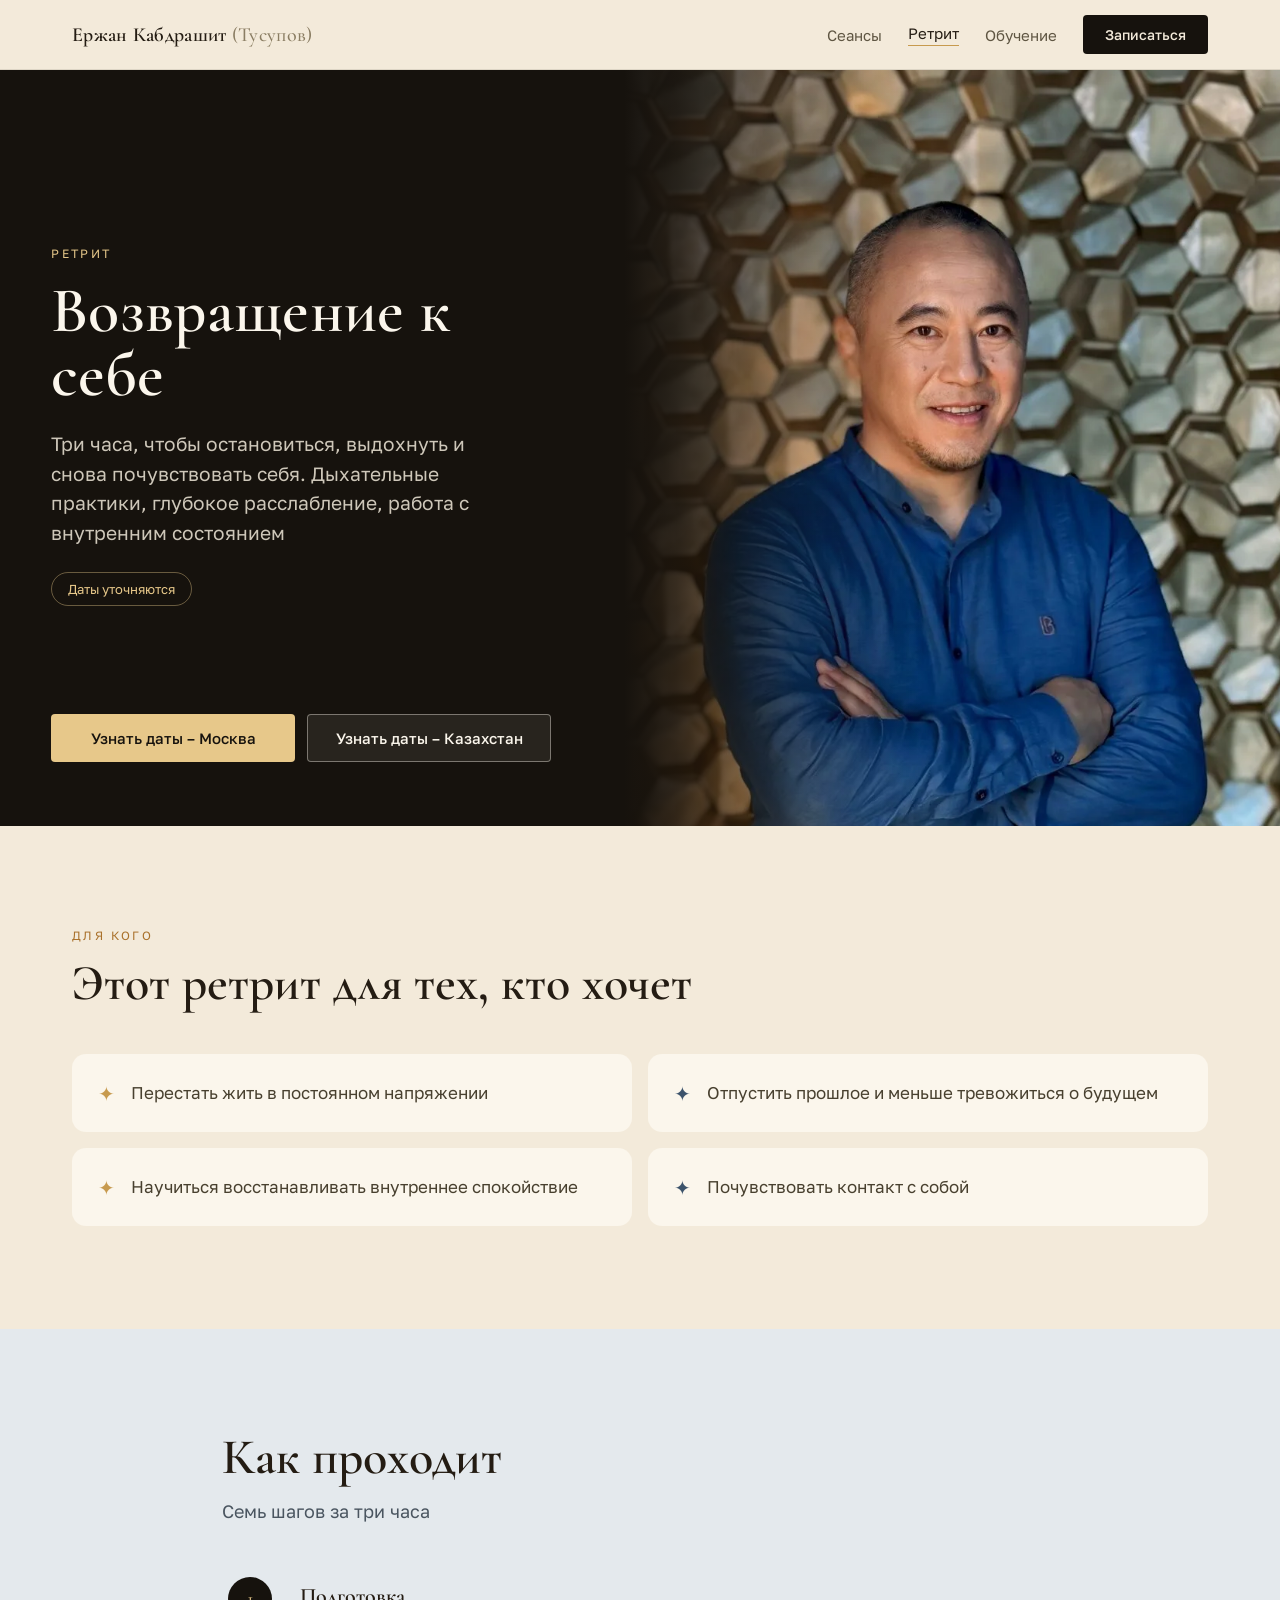
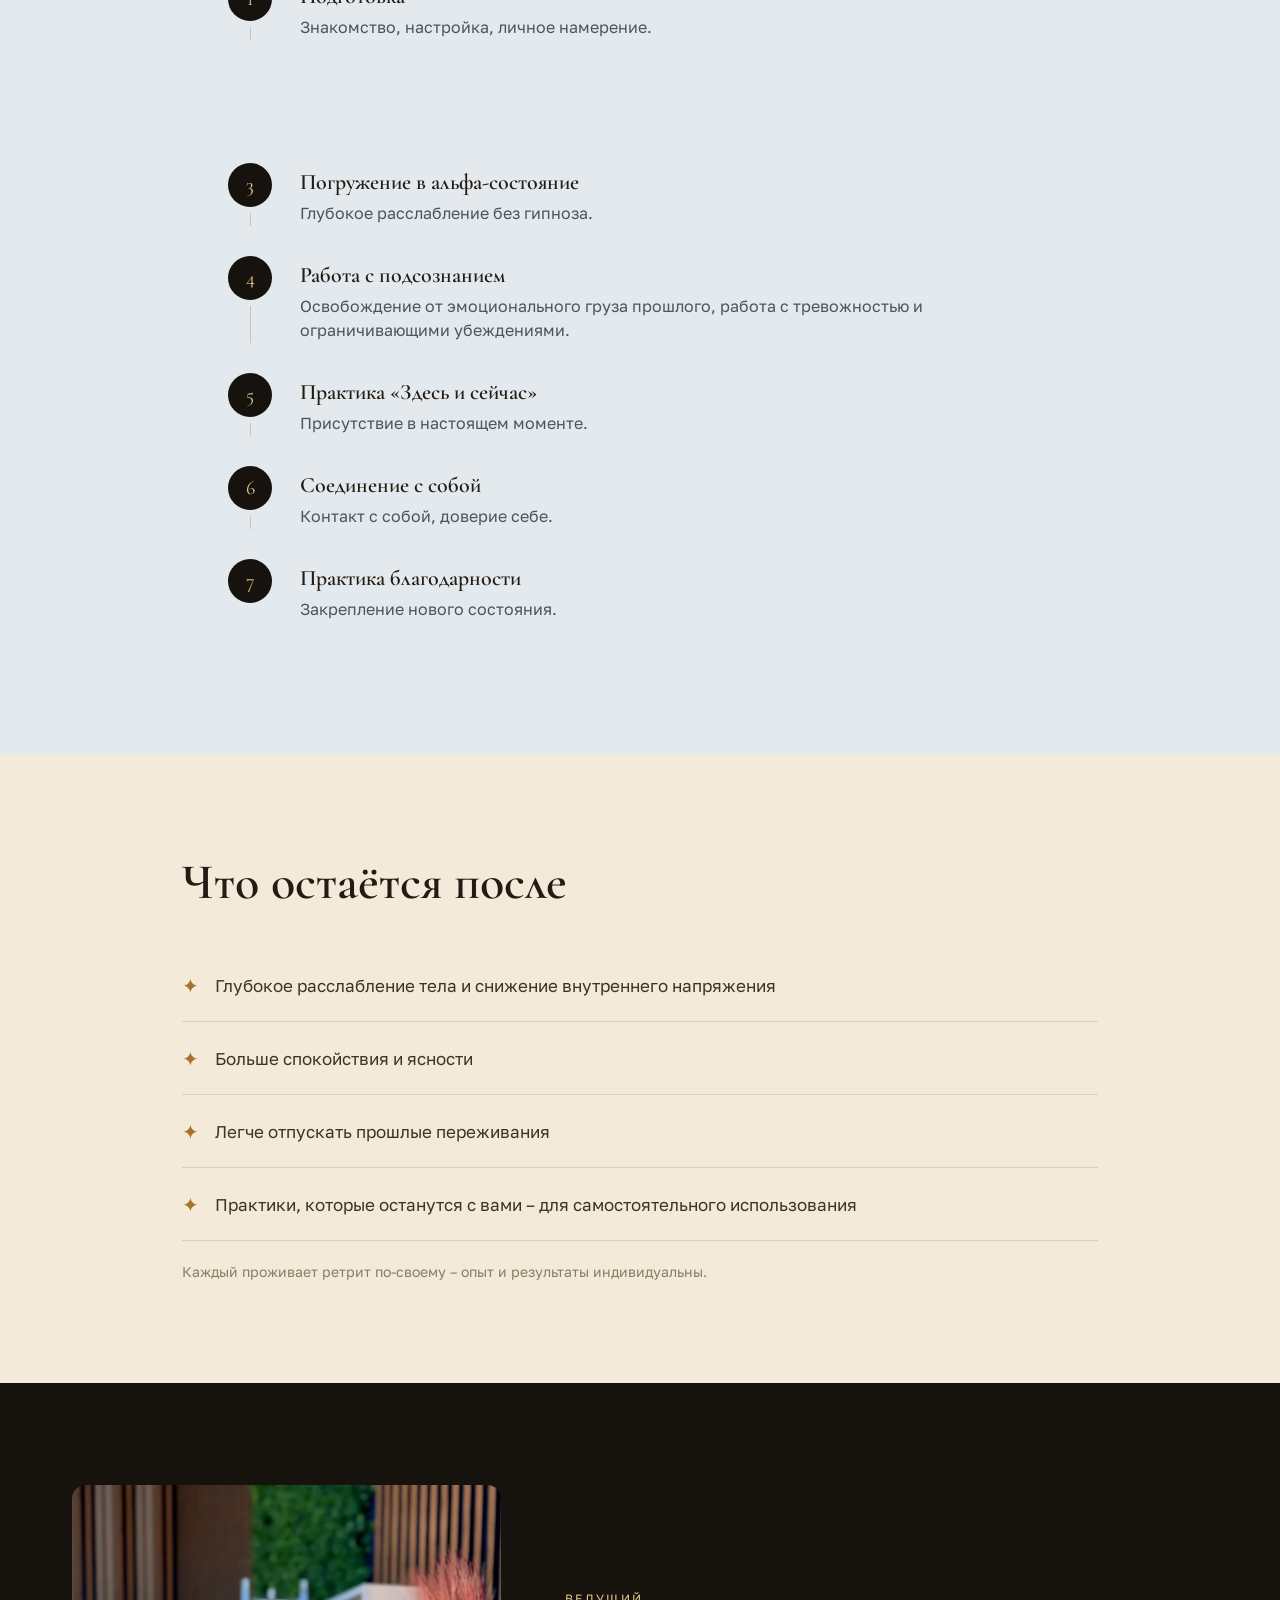
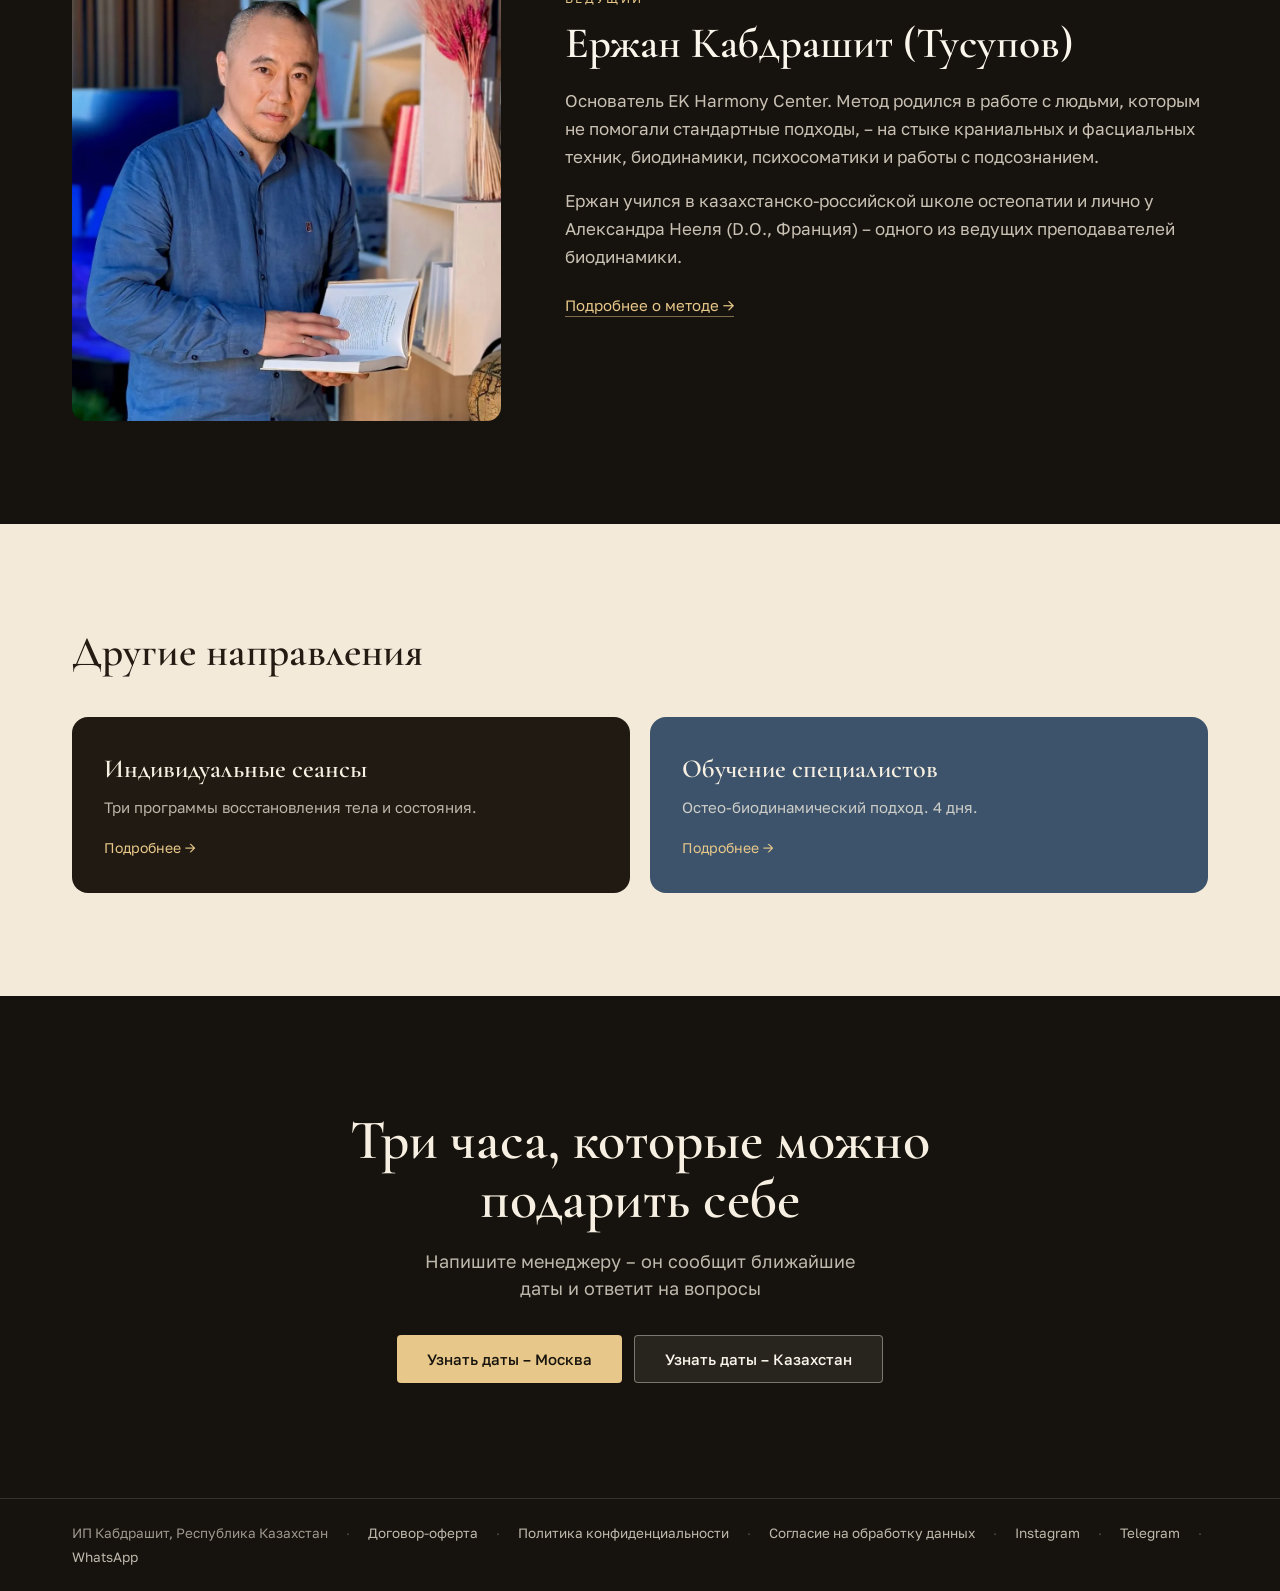
<file: retreat.html>
<!DOCTYPE html>
<html lang="ru">
<head>
<meta charset="utf-8">
<meta name="viewport" content="width=device-width, initial-scale=1">
<title>Ретрит «Возвращение к себе» – Ержан Кабдрашит (Тусупов)</title>
<meta name="description" content="Групповой ретрит на 3 часа: дыхательные практики, глубокое расслабление, работа с внутренним состоянием. Семь шагов с Ержаном Кабдрашитом (Тусуповым).">
<link rel="canonical" href="https://xenaja.github.io/tusupov-method/retreat">
<meta property="og:type" content="website">
<meta property="og:title" content="Ретрит «Возвращение к себе» – Ержан Кабдрашит (Тусупов)">
<meta property="og:description" content="Три часа, чтобы остановиться, выдохнуть и снова почувствовать себя. Дыхательные практики, глубокое расслабление, работа с внутренним состоянием.">
<meta property="og:url" content="https://xenaja.github.io/tusupov-method/retreat">
<meta property="og:image" content="https://xenaja.github.io/tusupov-method/og-retreat.jpg">
<meta property="og:image:width" content="1200">
<meta property="og:image:height" content="630">
<meta property="og:locale" content="ru_RU">
<link rel="icon" href="favicon.svg" type="image/svg+xml">
<link rel="apple-touch-icon" href="apple-touch-icon.png">
<link rel="preconnect" href="https://fonts.googleapis.com">
<link rel="preconnect" href="https://fonts.gstatic.com" crossorigin>
<link href="https://fonts.googleapis.com/css2?family=Golos+Text:wght@400;500;600&family=Cormorant+Garamond:wght@500;600;700&display=swap" rel="stylesheet">
<link rel="stylesheet" href="site.css">
<script type="application/ld+json">
{
  "@context": "https://schema.org",
  "@type": "Event",
  "name": "Ретрит «Возвращение к себе»",
  "description": "Групповой ретрит: 3 часа дыхательных практик, глубокого расслабления и работы с внутренним состоянием.",
  "url": "https://xenaja.github.io/tusupov-method/retreat"
}
</script>
</head>
<body>
<a class="skip-link" href="#main">Перейти к содержимому</a>

<!-- ===== NAV ===== -->
<header class="site-header">
  <nav class="nav" aria-label="Основное меню">
    <a href="./" class="nav-brand">Ержан Кабдрашит <span>(Тусупов)</span></a>
    <div class="nav-links">
      <a href="./" class="link">Сеансы</a>
      <a href="./retreat" class="link current">Ретрит</a>
      <a href="./training" class="link">Обучение</a>
      <a href="#booking" class="nav-cta">Записаться</a>
    </div>
    <button class="burger" id="burger" aria-label="Открыть меню" aria-expanded="false" aria-controls="mobileMenu">
      <svg class="icon-open" width="20" height="20" viewBox="0 0 20 20" aria-hidden="true"><line x1="2" y1="5" x2="18" y2="5" stroke="#241C13" stroke-width="1.6"/><line x1="2" y1="10" x2="18" y2="10" stroke="#241C13" stroke-width="1.6"/><line x1="2" y1="15" x2="18" y2="15" stroke="#241C13" stroke-width="1.6"/></svg>
      <svg class="icon-close" width="20" height="20" viewBox="0 0 20 20" aria-hidden="true"><line x1="3" y1="3" x2="17" y2="17" stroke="#241C13" stroke-width="1.6"/><line x1="17" y1="3" x2="3" y2="17" stroke="#241C13" stroke-width="1.6"/></svg>
    </button>
  </nav>
</header>
<div class="mobile-menu" id="mobileMenu">
  <a href="./" class="link">Сеансы</a>
  <a href="./retreat" class="link current">Ретрит</a>
  <a href="./training" class="link">Обучение</a>
  <a href="#booking" class="nav-cta">Записаться</a>
</div>

<!-- ===== HERO ===== -->
<section class="hero compact" id="top">
  <div class="hero-copy">
    <div class="hero-center">
      <span class="hero-badge">Ретрит</span>
      <h1 class="hero-h1-lg">Возвращение к себе</h1>
      <p class="hero-sub">Три часа, чтобы остановиться, выдохнуть и снова почувствовать себя. Дыхательные практики, глубокое расслабление, работа с внутренним состоянием</p>
      <div class="hero-pill">Даты уточняются</div>
    </div>
    <div class="hero-cta" id="zapis">
      <a class="btn btn-gold" data-tg="retreat_hero_msk" href="#" target="_blank" rel="noopener">Узнать даты – Москва</a>
      <a class="btn btn-outline-dark" data-wa="Добрый день! Меня интересует ретрит Ержана Кабдрашита (Тусупова)" href="#" target="_blank" rel="noopener">Узнать даты – Казахстан</a>
    </div>
  </div>
  <div class="hero-photo">
    <picture>
      <source srcset="photos/video-poster-2.webp" type="image/webp">
      <img src="photos/video-poster-2.jpg" alt="Ержан Кабдрашит (Тусупов)" loading="eager" fetchpriority="high" style="object-position:52% 14%;transform:scale(1.18);transform-origin:55% 18%;">
    </picture>
  </div>
</section>

<main id="main">

<!-- ===== ДЛЯ КОГО ===== -->
<section class="section">
  <div class="eyebrow">Для кого</div>
  <h2 style="font-size:clamp(30px,4vw,50px);line-height:1.06;margin-bottom:clamp(28px,4vw,44px);max-width:640px;">Этот ретрит для тех, кто хочет</h2>
  <div class="tiles-2">
    <div class="tile"><span class="mark" style="color:#C79A4E;">✦</span><div class="tile-text">Перестать жить в постоянном напряжении</div></div>
    <div class="tile"><span class="mark" style="color:#3C536B;">✦</span><div class="tile-text">Отпустить прошлое и меньше тревожиться о будущем</div></div>
    <div class="tile"><span class="mark" style="color:#C79A4E;">✦</span><div class="tile-text">Научиться восстанавливать внутреннее спокойствие</div></div>
    <div class="tile"><span class="mark" style="color:#3C536B;">✦</span><div class="tile-text">Почувствовать контакт с собой</div></div>
  </div>
</section>

<!-- ===== КАК ПРОХОДИТ – ТАЙМЛАЙН ===== -->
<section class="bg-coolgrey">
  <div class="section-tight" style="max-width:900px;margin:0 auto;padding-left:var(--pad);padding-right:var(--pad);">
    <h2 style="font-size:clamp(30px,4vw,50px);line-height:1.06;margin-bottom:14px;">Как проходит</h2>
    <p class="lead" style="color:#4a5560;">Семь шагов за три часа</p>
    <div class="steps">

      <div class="step-row">
        <div class="step-marker-col"><div class="step-circle">1</div><div class="step-line"></div></div>
        <div class="step-body"><div class="step-title">Подготовка</div><div class="step-text">Знакомство, настройка, личное намерение.</div></div>
      </div>
      <div class="step-row">
        <div class="step-marker-col"><div class="step-circle">2</div><div class="step-line"></div></div>
        <div class="step-body"><div class="step-title">Дыхательные практики</div><div class="step-text">Расслабление тела, снятие зажимов.</div></div>
      </div>
      <div class="step-row">
        <div class="step-marker-col"><div class="step-circle">3</div><div class="step-line"></div></div>
        <div class="step-body"><div class="step-title">Погружение в альфа-состояние</div><div class="step-text">Глубокое расслабление без гипноза.</div></div>
      </div>
      <div class="step-row">
        <div class="step-marker-col"><div class="step-circle">4</div><div class="step-line"></div></div>
        <div class="step-body"><div class="step-title">Работа с подсознанием</div><div class="step-text">Освобождение от эмоционального груза прошлого, работа с тревожностью и ограничивающими убеждениями.</div></div>
      </div>
      <div class="step-row">
        <div class="step-marker-col"><div class="step-circle">5</div><div class="step-line"></div></div>
        <div class="step-body"><div class="step-title">Практика «Здесь и сейчас»</div><div class="step-text">Присутствие в настоящем моменте.</div></div>
      </div>
      <div class="step-row">
        <div class="step-marker-col"><div class="step-circle">6</div><div class="step-line"></div></div>
        <div class="step-body"><div class="step-title">Соединение с собой</div><div class="step-text">Контакт с собой, доверие себе.</div></div>
      </div>
      <div class="step-row">
        <div class="step-marker-col"><div class="step-circle">7</div></div>
        <div class="step-body"><div class="step-title">Практика благодарности</div><div class="step-text">Закрепление нового состояния.</div></div>
      </div>

    </div>
  </div>
</section>

<!-- ===== ЧТО ОСТАЁТСЯ ПОСЛЕ ===== -->
<section class="section-narrow">
  <h2 style="font-size:clamp(30px,4vw,50px);line-height:1.06;margin-bottom:clamp(28px,4vw,44px);">Что остаётся после</h2>
  <div class="gains-list">
    <div class="gain-row"><span class="gain-num">✦</span><div class="gain-text">Глубокое расслабление тела и снижение внутреннего напряжения</div></div>
    <div class="gain-row"><span class="gain-num">✦</span><div class="gain-text">Больше спокойствия и ясности</div></div>
    <div class="gain-row"><span class="gain-num">✦</span><div class="gain-text">Легче отпускать прошлые переживания</div></div>
    <div class="gain-row"><span class="gain-num">✦</span><div class="gain-text">Практики, которые останутся с вами – для самостоятельного использования</div></div>
  </div>
  <p class="note-line">Каждый проживает ретрит по-своему – опыт и результаты индивидуальны.</p>
</section>

<!-- ===== ВЕДУЩИЙ ===== -->
<section class="bg-black">
  <div class="section-tight" style="max-width:var(--container);margin:0 auto;padding-left:var(--pad);padding-right:var(--pad);">
    <div class="leader-grid">
      <picture>
        <source srcset="photos/about-founder.webp" type="image/webp">
        <img class="leader-photo" src="photos/about-founder.jpg" alt="Ержан Кабдрашит (Тусупов)" loading="lazy" decoding="async" style="object-position:50% 16%;">
      </picture>
      <div class="leader-text">
        <div class="eyebrow on-dark">Ведущий</div>
        <h2 style="font-size:clamp(28px,3.4vw,44px);line-height:1.08;margin-bottom:20px;color:var(--cream);">Ержан Кабдрашит (Тусупов)</h2>
        <p>Основатель EK Harmony Center. Метод родился в работе с людьми, которым не помогали стандартные подходы, – на стыке краниальных и фасциальных техник, биодинамики, психосоматики и работы с подсознанием.</p>
        <p>Ержан учился в казахстанско-российской школе остеопатии и лично у Александра Нееля (D.O., Франция) – одного из ведущих преподавателей биодинамики.</p>
        <a class="leader-more" href="./">Подробнее о методе →</a>
      </div>
    </div>
  </div>
</section>

<!-- ===== ДРУГИЕ НАПРАВЛЕНИЯ ===== -->
<section class="section">
  <h2 style="font-size:clamp(28px,3.6vw,42px);margin-bottom:clamp(28px,4vw,40px);">Другие направления</h2>
  <div class="other-grid">
    <a class="other-card darkcard" href="./">
      <h3>Индивидуальные сеансы</h3>
      <p>Три программы восстановления тела и состояния.</p>
      <span class="more">Подробнее →</span>
    </a>
    <a class="other-card blue" href="./training">
      <h3>Обучение специалистов</h3>
      <p>Остео-биодинамический подход. 4 дня.</p>
      <span class="more">Подробнее →</span>
    </a>
  </div>
</section>

<!-- ===== ФИНАЛ + ФУТЕР ===== -->
<section class="bg-black" id="booking">
  <div class="final-wrap">
    <h2>Три часа, которые можно подарить себе</h2>
    <p>Напишите менеджеру – он сообщит ближайшие даты и ответит на вопросы</p>
    <div class="final-cta">
      <a class="btn btn-gold" data-tg="retreat_final_msk" href="#" target="_blank" rel="noopener">Узнать даты – Москва</a>
      <a class="btn btn-outline-dark" data-wa="Добрый день! Меня интересует ретрит Ержана Кабдрашита (Тусупова)" href="#" target="_blank" rel="noopener">Узнать даты – Казахстан</a>
    </div>
  </div>
  <footer>
    <div class="footer-in">
      <span>ИП Кабдрашит, Республика Казахстан</span>
      <span class="dot">·</span><a href="./oferta">Договор-оферта</a>
      <span class="dot">·</span><a href="./privacy">Политика конфиденциальности</a>
      <span class="dot">·</span><a href="./consent">Согласие на обработку данных</a>
      <!-- Instagram: заменить # на ссылку аккаунта -->
      <span class="dot">·</span><a href="#" target="_blank" rel="noopener">Instagram</a>
      <!-- Telegram: PLACEHOLDER_BOT заменить на username бота (см. site.js) -->
      <span class="dot">·</span><a data-tg="retreat_footer" href="#" target="_blank" rel="noopener">Telegram</a>
      <span class="dot">·</span><a data-wa="Добрый день!" href="#" target="_blank" rel="noopener">WhatsApp</a>
    </div>
  </footer>
</section>

</main>

<script src="site.js"></script>
</body>
</html>
</file>
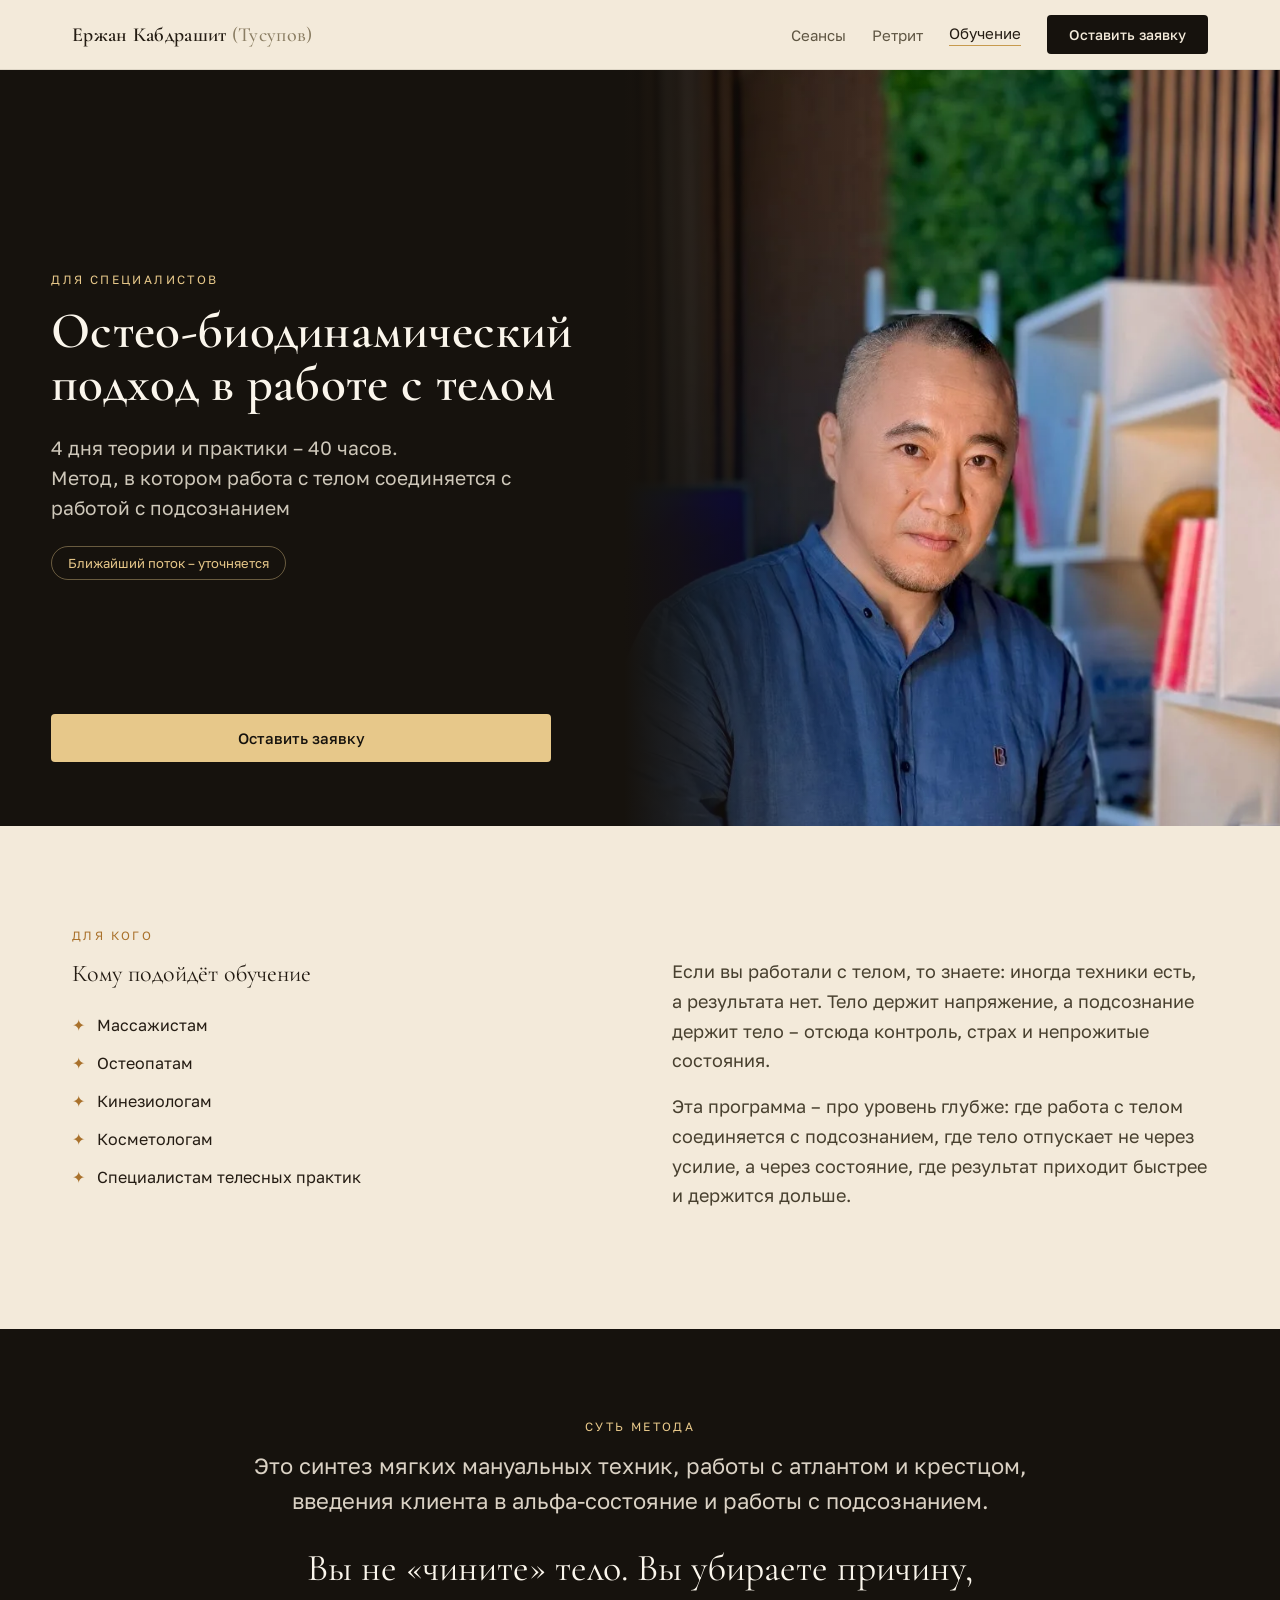
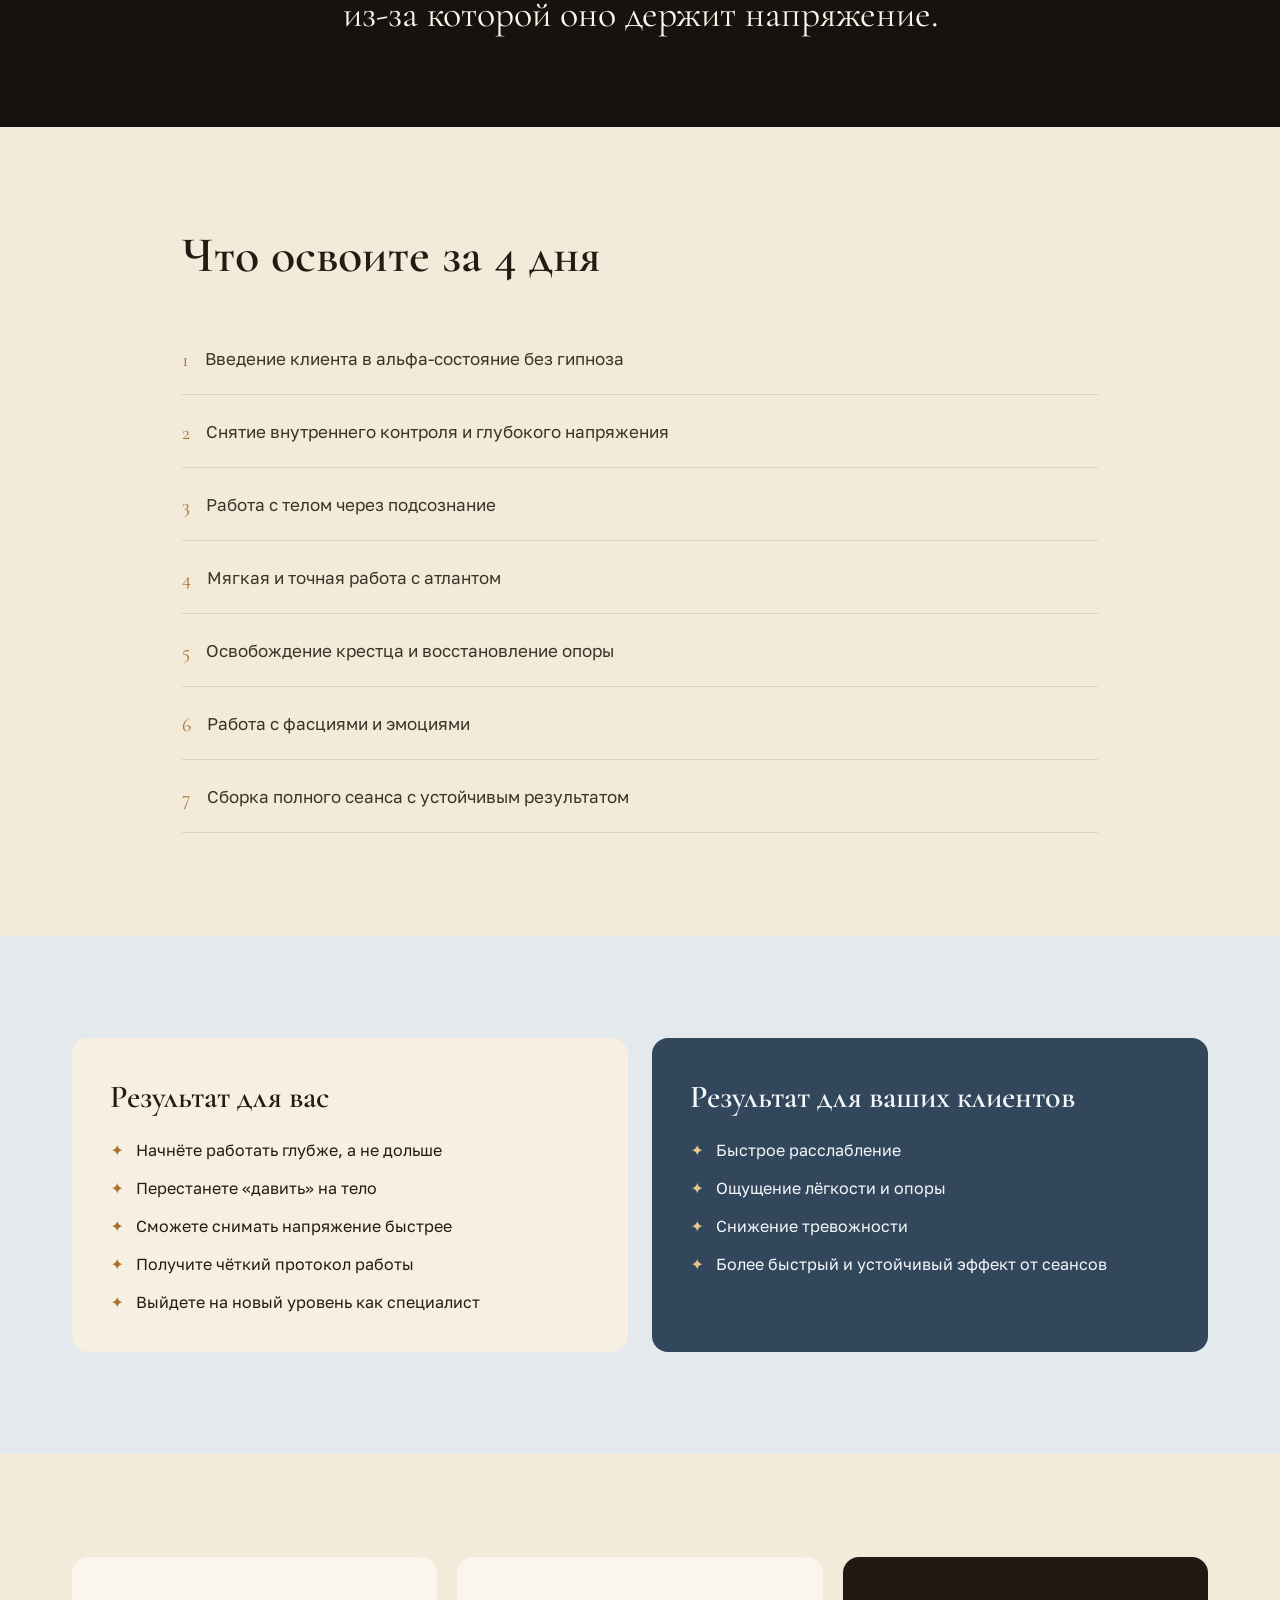
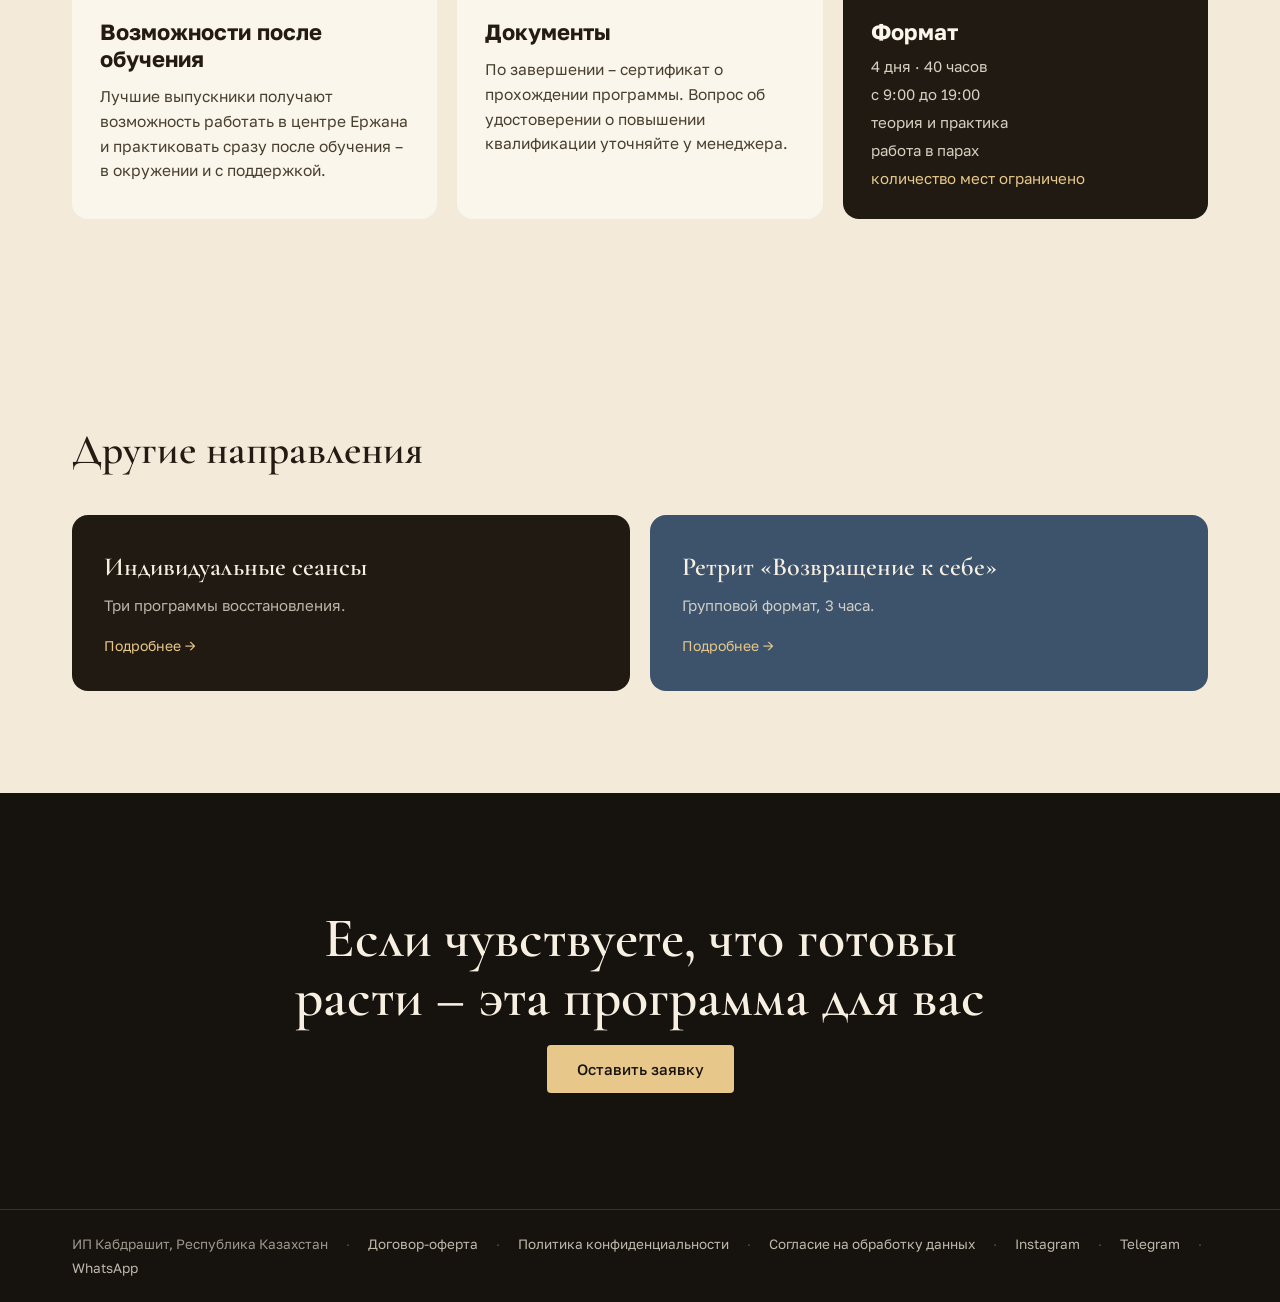
<file: training.html>
<!DOCTYPE html>
<html lang="ru">
<head>
<meta charset="utf-8">
<meta name="viewport" content="width=device-width, initial-scale=1">
<title>Обучение методу – Ержан Кабдрашит (Тусупов)</title>
<meta name="description" content="Остео-биодинамический подход в работе с телом: 4 дня теории и практики для массажистов, остеопатов, кинезиологов и косметологов.">
<link rel="canonical" href="https://xenaja.github.io/tusupov-method/training">
<meta property="og:type" content="website">
<meta property="og:title" content="Остео-биодинамический подход в работе с телом">
<meta property="og:description" content="4 дня теории и практики – 40 часов. Метод, в котором работа с телом соединяется с работой с подсознанием.">
<meta property="og:url" content="https://xenaja.github.io/tusupov-method/training">
<meta property="og:image" content="https://xenaja.github.io/tusupov-method/og-training.jpg">
<meta property="og:image:width" content="1200">
<meta property="og:image:height" content="630">
<meta property="og:locale" content="ru_RU">
<link rel="icon" href="favicon.svg" type="image/svg+xml">
<link rel="apple-touch-icon" href="apple-touch-icon.png">
<link rel="preconnect" href="https://fonts.googleapis.com">
<link rel="preconnect" href="https://fonts.gstatic.com" crossorigin>
<link href="https://fonts.googleapis.com/css2?family=Golos+Text:wght@400;500;600&family=Cormorant+Garamond:wght@500;600;700&display=swap" rel="stylesheet">
<link rel="stylesheet" href="site.css">
<script type="application/ld+json">
{
  "@context": "https://schema.org",
  "@type": "Course",
  "name": "Остео-биодинамический подход в работе с телом",
  "description": "4 дня теории и практики – 40 часов. Метод, в котором работа с телом соединяется с работой с подсознанием.",
  "url": "https://xenaja.github.io/tusupov-method/training"
}
</script>
</head>
<body>
<a class="skip-link" href="#main">Перейти к содержимому</a>

<!-- ===== NAV ===== -->
<header class="site-header">
  <nav class="nav" aria-label="Основное меню">
    <a href="./" class="nav-brand">Ержан Кабдрашит <span>(Тусупов)</span></a>
    <div class="nav-links">
      <a href="./" class="link">Сеансы</a>
      <a href="./retreat" class="link">Ретрит</a>
      <a href="./training" class="link current">Обучение</a>
      <a href="#booking" class="nav-cta">Оставить заявку</a>
    </div>
    <button class="burger" id="burger" aria-label="Открыть меню" aria-expanded="false" aria-controls="mobileMenu">
      <svg class="icon-open" width="20" height="20" viewBox="0 0 20 20" aria-hidden="true"><line x1="2" y1="5" x2="18" y2="5" stroke="#241C13" stroke-width="1.6"/><line x1="2" y1="10" x2="18" y2="10" stroke="#241C13" stroke-width="1.6"/><line x1="2" y1="15" x2="18" y2="15" stroke="#241C13" stroke-width="1.6"/></svg>
      <svg class="icon-close" width="20" height="20" viewBox="0 0 20 20" aria-hidden="true"><line x1="3" y1="3" x2="17" y2="17" stroke="#241C13" stroke-width="1.6"/><line x1="17" y1="3" x2="3" y2="17" stroke="#241C13" stroke-width="1.6"/></svg>
    </button>
  </nav>
</header>
<div class="mobile-menu" id="mobileMenu">
  <a href="./" class="link">Сеансы</a>
  <a href="./retreat" class="link">Ретрит</a>
  <a href="./training" class="link current">Обучение</a>
  <a href="#booking" class="nav-cta">Оставить заявку</a>
</div>

<!-- ===== HERO ===== -->
<section class="hero compact" id="top">
  <div class="hero-copy">
    <div class="hero-center">
      <span class="hero-badge">Для специалистов</span>
      <h1 class="hero-h1-md" style="max-width:23ch;">Остео‑биодинамический подход в работе с телом</h1>
      <p class="hero-sub">4 дня теории и практики – 40 часов.<br>Метод, в котором работа с телом соединяется с работой с подсознанием</p>
      <div class="hero-pill">Ближайший поток – уточняется</div>
    </div>
    <div class="hero-cta single" id="zapis">
      <a class="btn btn-gold" data-wa="Добрый день! Меня интересует обучение по методу Ержана Кабдрашита (Тусупова)" href="#" target="_blank" rel="noopener">Оставить заявку</a>
    </div>
  </div>
  <div class="hero-photo">
    <picture>
      <source srcset="photos/about-founder.webp" type="image/webp">
      <img src="photos/about-founder.jpg" alt="Ержан Кабдрашит (Тусупов)" loading="eager" fetchpriority="high" style="object-position:46% 6%;transform:scale(1.28);transform-origin:48% 10%;">
    </picture>
  </div>
</section>

<main id="main">

<!-- ===== ДЛЯ КОГО ===== -->
<section class="section">
  <div class="eyebrow">Для кого</div>
  <div class="split-2">
    <div>
      <div class="big-quote" style="margin-bottom:22px;">Кому подойдёт обучение</div>
      <div class="split-list">
        <div class="li"><span class="mark" style="color:#A9712B;">✦</span><span>Массажистам</span></div>
        <div class="li"><span class="mark" style="color:#A9712B;">✦</span><span>Остеопатам</span></div>
        <div class="li"><span class="mark" style="color:#A9712B;">✦</span><span>Кинезиологам</span></div>
        <div class="li"><span class="mark" style="color:#A9712B;">✦</span><span>Косметологам</span></div>
        <div class="li"><span class="mark" style="color:#A9712B;">✦</span><span>Специалистам телесных практик</span></div>
      </div>
    </div>
    <div class="about-text">
      <p>Если вы работали с телом, то знаете: иногда техники есть, а результата нет. Тело держит напряжение, а подсознание держит тело – отсюда контроль, страх и непрожитые состояния.</p>
      <p>Эта программа – про уровень глубже: где работа с телом соединяется с подсознанием, где тело отпускает не через усилие, а через состояние, где результат приходит быстрее и держится дольше.</p>
    </div>
  </div>
</section>

<!-- ===== СУТЬ МЕТОДА ===== -->
<section class="essence">
  <div class="essence-in">
    <div class="eyebrow on-dark">Суть метода</div>
    <p class="essence-lead">Это синтез мягких мануальных техник, работы с атлантом и крестцом, введения клиента в альфа-состояние и работы с подсознанием.</p>
    <p class="essence-quote">Вы не «чините» тело. Вы убираете причину, из-за которой оно держит напряжение.</p>
  </div>
</section>

<!-- ===== ПРОГРАММА 4 ДНЯ ===== -->
<section class="section-narrow">
  <h2 style="font-size:clamp(30px,4vw,50px);line-height:1.06;margin-bottom:clamp(28px,4vw,44px);">Что освоите за 4 дня</h2>
  <div class="gains-list">
    <div class="gain-row"><span class="gain-num">1</span><div class="gain-text">Введение клиента в альфа-состояние без гипноза</div></div>
    <div class="gain-row"><span class="gain-num">2</span><div class="gain-text">Снятие внутреннего контроля и глубокого напряжения</div></div>
    <div class="gain-row"><span class="gain-num">3</span><div class="gain-text">Работа с телом через подсознание</div></div>
    <div class="gain-row"><span class="gain-num">4</span><div class="gain-text">Мягкая и точная работа с атлантом</div></div>
    <div class="gain-row"><span class="gain-num">5</span><div class="gain-text">Освобождение крестца и восстановление опоры</div></div>
    <div class="gain-row"><span class="gain-num">6</span><div class="gain-text">Работа с фасциями и эмоциями</div></div>
    <div class="gain-row"><span class="gain-num">7</span><div class="gain-text">Сборка полного сеанса с устойчивым результатом</div></div>
  </div>
</section>

<!-- ===== РЕЗУЛЬТАТ: ВАМ / КЛИЕНТАМ ===== -->
<section class="bg-coolgrey">
  <div class="section">
    <div class="split-cards">
      <div class="split-card light">
        <h3>Результат для вас</h3>
        <div class="split-list">
          <div class="li"><span class="mark" style="color:#A9712B;">✦</span><span>Начнёте работать глубже, а не дольше</span></div>
          <div class="li"><span class="mark" style="color:#A9712B;">✦</span><span>Перестанете «давить» на тело</span></div>
          <div class="li"><span class="mark" style="color:#A9712B;">✦</span><span>Сможете снимать напряжение быстрее</span></div>
          <div class="li"><span class="mark" style="color:#A9712B;">✦</span><span>Получите чёткий протокол работы</span></div>
          <div class="li"><span class="mark" style="color:#A9712B;">✦</span><span>Выйдете на новый уровень как специалист</span></div>
        </div>
      </div>
      <div class="split-card blue">
        <h3>Результат для ваших клиентов</h3>
        <div class="split-list">
          <div class="li"><span class="mark" style="color:#E7C88A;">✦</span><span>Быстрое расслабление</span></div>
          <div class="li"><span class="mark" style="color:#E7C88A;">✦</span><span>Ощущение лёгкости и опоры</span></div>
          <div class="li"><span class="mark" style="color:#E7C88A;">✦</span><span>Снижение тревожности</span></div>
          <div class="li"><span class="mark" style="color:#E7C88A;">✦</span><span>Более быстрый и устойчивый эффект от сеансов</span></div>
        </div>
      </div>
    </div>
  </div>
</section>

<!-- ===== ВОЗМОЖНОСТИ / ДОКУМЕНТЫ / ФОРМАТ ===== -->
<section class="section-tight" style="max-width:var(--container);margin:0 auto;padding-left:var(--pad);padding-right:var(--pad);">
  <div class="trio-grid">
    <div class="trio-card warm">
      <h4>Возможности после обучения</h4>
      <p>Лучшие выпускники получают возможность работать в центре Ержана и практиковать сразу после обучения – в окружении и с поддержкой.</p>
    </div>
    <div class="trio-card warm">
      <h4>Документы</h4>
      <!-- ⚠ Без подтверждённой лицензии на образовательную деятельность публикуем только нейтральную формулировку ниже (не «удостоверение о ПК» / «внесение в ФРДО») -->
      <p>По завершении – сертификат о прохождении программы. Вопрос об удостоверении о повышении квалификации уточняйте у менеджера.</p>
    </div>
    <div class="trio-card dark">
      <h4>Формат</h4>
      <div class="format-list">
        <div>4 дня · 40 часов</div>
        <div>с 9:00 до 19:00</div>
        <div>теория и практика</div>
        <div>работа в парах</div>
        <div class="hl">количество мест ограничено</div>
      </div>
    </div>
  </div>
</section>

<!-- ===== ДРУГИЕ НАПРАВЛЕНИЯ ===== -->
<section class="section">
  <h2 style="font-size:clamp(28px,3.6vw,42px);margin-bottom:clamp(28px,4vw,40px);">Другие направления</h2>
  <div class="other-grid">
    <a class="other-card darkcard" href="./">
      <h3>Индивидуальные сеансы</h3>
      <p>Три программы восстановления.</p>
      <span class="more">Подробнее →</span>
    </a>
    <a class="other-card blue" href="./retreat">
      <h3>Ретрит «Возвращение к себе»</h3>
      <p>Групповой формат, 3 часа.</p>
      <span class="more">Подробнее →</span>
    </a>
  </div>
</section>

<!-- ===== ФИНАЛ + ФУТЕР ===== -->
<section class="bg-black" id="booking">
  <div class="final-wrap">
    <h2>Если чувствуете, что готовы расти – эта программа для вас</h2>
    <div class="final-cta single">
      <a class="btn btn-gold" data-wa="Добрый день! Меня интересует обучение по методу Ержана Кабдрашита (Тусупова)" href="#" target="_blank" rel="noopener">Оставить заявку</a>
    </div>
  </div>
  <footer>
    <div class="footer-in">
      <span>ИП Кабдрашит, Республика Казахстан</span>
      <span class="dot">·</span><a href="./oferta">Договор-оферта</a>
      <span class="dot">·</span><a href="./privacy">Политика конфиденциальности</a>
      <span class="dot">·</span><a href="./consent">Согласие на обработку данных</a>
      <!-- Instagram: заменить # на ссылку аккаунта -->
      <span class="dot">·</span><a href="#" target="_blank" rel="noopener">Instagram</a>
      <!-- Telegram: PLACEHOLDER_BOT заменить на username бота (см. site.js) -->
      <span class="dot">·</span><a data-tg="training_footer" href="#" target="_blank" rel="noopener">Telegram</a>
      <span class="dot">·</span><a data-wa="Добрый день!" href="#" target="_blank" rel="noopener">WhatsApp</a>
    </div>
  </footer>
</section>

</main>

<script src="site.js"></script>
</body>
</html>
</file>
<file: site.css>
:root{
  --paper:#F3EADA;
  --warm:#EADFC9;
  --card-warm:#F7F0E2;
  --coolgrey:#E4E9ED;
  --ink:#241C13;
  --ink-black:#16120D;
  --card-dark:#211A12;
  --text-body:#48402F;
  --text-muted:#6d6146;
  --text-soft:#5f5643;
  --text-faint:#8a7d63;
  --gold:#C79A4E;
  --gold-light:#E7C88A;
  --gold-deep:#A9712B;
  --denim:#3C536B;
  --card-blue:#33475C;
  --cream:#FBF6EC;
  --oncream:#F7F0E2;
  --line:rgba(36,28,19,0.10);
  --font-display:'Cormorant Garamond',Georgia,serif;
  --font-body:'Golos Text',system-ui,-apple-system,sans-serif;
  --container:1200px;
  --pad:32px;
}
*{box-sizing:border-box}
html{scroll-behavior:smooth;scroll-padding-top:72px}
body{margin:0;background:var(--paper);color:var(--ink);font-family:var(--font-body);-webkit-font-smoothing:antialiased;-webkit-tap-highlight-color:transparent;overflow-x:hidden}
a{color:inherit;text-decoration:none}
img{max-width:100%;display:block}
::selection{background:var(--ink-black);color:var(--paper)}
:focus-visible{outline:2px solid var(--gold-deep);outline-offset:3px}
.skip-link{position:absolute;left:-9999px;top:0;z-index:200;background:var(--gold-light);color:var(--ink-black);padding:12px 20px;font-size:15px}
.skip-link:focus{left:0}
.wrap{max-width:var(--container);margin:0 auto;padding-left:var(--pad);padding-right:var(--pad)}
h1,h2,h3{font-family:var(--font-display);font-weight:600;margin:0}

.btn{display:inline-flex;align-items:center;justify-content:center;min-height:48px;font-size:15px;font-weight:500;border-radius:4px;padding:14px 26px;transition:filter .25s,background .25s,transform .25s;cursor:pointer;touch-action:manipulation}
.btn:hover{filter:brightness(1.07)}
.btn-gold{color:var(--ink-black);background:var(--gold-light)}
.btn-outline-dark{color:var(--cream);background:rgba(251,246,236,0.08);border:1.5px solid rgba(251,246,236,0.4)}
.btn-outline-dark:hover{background:rgba(251,246,236,0.14)}

/* ---------- Nav ---------- */
.site-header{position:sticky;top:0;z-index:50;background:rgba(243,234,218,0.9);-webkit-backdrop-filter:blur(10px);backdrop-filter:blur(10px);border-bottom:1px solid var(--line)}
.nav{max-width:var(--container);margin:0 auto;padding:15px var(--pad);display:flex;align-items:center;justify-content:space-between;gap:24px}
.nav-brand{font-family:var(--font-display);font-weight:600;font-size:20px;letter-spacing:.3px;white-space:nowrap}
.nav-brand span{color:var(--text-faint);font-weight:500}
.nav-links{display:flex;align-items:center;gap:26px}
.nav-links a.link{font-size:15px;color:var(--text-soft)}
.nav-links a.link:hover{color:var(--ink)}
.nav-links a.link.current{color:var(--ink);border-bottom:1.5px solid var(--gold);padding-bottom:3px}
.nav-cta{font-size:14px;font-weight:500;color:var(--paper);background:var(--ink-black);padding:11px 22px;border-radius:4px;touch-action:manipulation}
.nav-cta:hover{filter:brightness(1.3)}
.burger{display:none;align-items:center;justify-content:center;width:44px;height:44px;background:none;border:1px solid var(--line);border-radius:4px;cursor:pointer;touch-action:manipulation}
.burger .icon-close{display:none}
.mobile-menu{position:fixed;inset:0;z-index:60;background:var(--paper);display:flex;flex-direction:column;justify-content:center;align-items:center;gap:10px;padding:80px 32px 40px;text-align:center;opacity:0;visibility:hidden;transform:translateY(-10px);transition:opacity .25s ease,transform .25s ease,visibility 0s linear .25s}
.mobile-menu a.link{font-family:var(--font-display);font-size:clamp(24px,7vw,32px);font-weight:600;color:var(--ink);padding:12px 0}
.mobile-menu a.link.current{color:var(--gold-deep)}
.mobile-menu .nav-cta{margin-top:30px;font-size:clamp(18px,5.5vw,22px);padding:18px 48px;border-radius:6px}
body.menu-open .mobile-menu{opacity:1;visibility:visible;transform:translateY(0);transition:opacity .25s ease,transform .25s ease,visibility 0s linear 0s}
body.menu-open{overflow:hidden}
@media (max-width:760px){.nav-links{display:none}.burger{display:flex}}

/* ---------- Hero (общий грид-паттерн) ---------- */
.hero{display:grid;grid-template-columns:1fr 1.05fr;align-items:stretch;background:var(--ink-black);min-height:calc(100svh - 70px)}
.hero.compact{min-height:min(84vh,760px)}
.hero-copy{display:flex;flex-direction:column;padding:clamp(40px,5vw,72px) clamp(28px,4vw,64px)}
.hero-center{margin:auto 0}
.hero-badge{display:inline-block;font-size:12px;letter-spacing:2.4px;text-transform:uppercase;color:var(--gold-light);margin-bottom:18px}
.hero h1{font-size:clamp(40px,4.6vw,74px);line-height:1;color:var(--cream);letter-spacing:.3px;max-width:19ch}
.hero h1.hero-h1-lg{font-size:clamp(42px,5vw,80px)}
.hero h1.hero-h1-md{font-size:clamp(34px,4vw,62px);line-height:1.04;max-width:16ch}
.hero-sub{font-size:clamp(16px,1.5vw,20px);line-height:1.55;color:rgba(239,231,216,.85);max-width:470px;margin:22px 0 0}
.hero-pill{display:inline-block;white-space:nowrap;line-height:1.4;font-size:13px;color:var(--gold-light);border:1px solid rgba(231,200,138,0.4);border-radius:999px;padding:7px 16px;margin-top:24px}
.hero-cta{display:flex;flex-wrap:wrap;gap:12px;max-width:500px}
.hero-cta .btn{flex:1 1 210px;text-align:center;white-space:nowrap}
.hero-cta.single .btn{flex:1 1 260px}
.hero-photo{position:relative;min-height:380px;overflow:hidden}
.hero-photo img{position:absolute;inset:0;width:100%;height:100%;object-fit:cover}
.hero-photo::after{content:"";position:absolute;inset:0;background:linear-gradient(90deg,#16120D 0%,rgba(22,18,13,.85) 8%,rgba(22,18,13,.3) 26%,rgba(22,18,13,0) 46%)}
@media (max-width:860px){
  .hero{grid-template-columns:1fr}
  /* Ретрит/Обучение (.compact): фото сверху, текст ниже */
  .hero.compact{min-height:auto}
  .hero.compact .hero-photo{order:-1;min-height:min(52vh,400px)}
  .hero.compact .hero-photo::after{background:linear-gradient(to bottom, rgba(22,18,13,0) 42%, rgba(22,18,13,.5) 78%, #16120D 100%)}
  .hero.compact .hero-copy{padding-top:clamp(28px,7vw,40px);padding-bottom:40px}
  .hero.compact .hero-cta{margin-top:32px}
  /* Главная: фото на весь экран, текст и кнопки поверх (вариант A) */
  .hero:not(.compact){min-height:calc(100svh - 70px);position:relative}
  .hero:not(.compact) .hero-photo{order:-1;position:absolute;inset:0;min-height:0}
  .hero:not(.compact) .hero-photo img{transform:scale(1.15)!important;transform-origin:60% 18%!important;object-position:58% 15%!important}
  .hero:not(.compact) .hero-photo::after{background:linear-gradient(to bottom, rgba(22,18,13,.5) 0%, rgba(22,18,13,.22) 20%, rgba(22,18,13,.66) 52%, rgba(22,18,13,.99) 100%)!important}
  .hero:not(.compact) .hero-copy{position:relative;z-index:2;justify-content:flex-end;padding:0 24px 34px}
  .hero:not(.compact) .hero-center{margin:0}
  .hero:not(.compact) .hero-badge{position:absolute;top:18px;left:24px;margin:0}
  .hero:not(.compact) .hero-cta{margin-top:22px}
}

/* ---------- Counters ---------- */
.counters{background:var(--ink-black);color:var(--oncream)}
.counters-in{max-width:var(--container);margin:0 auto;padding:clamp(34px,4vw,52px) var(--pad);display:flex;flex-wrap:wrap;align-items:center;justify-content:space-around;gap:28px}
.counter-item{text-align:center}
.counter-num{font-family:var(--font-display);font-weight:600;font-size:clamp(38px,5vw,56px);color:var(--gold-light);line-height:1}
.counter-cap{font-size:14px;color:rgba(247,240,226,.7);margin-top:8px}
.counter-sep{width:1px;height:44px;background:rgba(247,240,226,.18)}

/* ---------- Sections ---------- */
.section{max-width:var(--container);margin:0 auto;padding:clamp(64px,8vw,120px) var(--pad)}
.section-tight{padding-top:clamp(64px,8vw,110px);padding-bottom:clamp(64px,8vw,110px)}
.bg-warm{background:var(--warm)}
.bg-coolgrey{background:var(--coolgrey)}
.bg-black{background:var(--ink-black);color:var(--oncream)}
.eyebrow{font-size:12px;letter-spacing:2.4px;text-transform:uppercase;color:var(--gold-deep);margin-bottom:14px}
.eyebrow.on-dark{color:var(--gold-light)}

/* ---------- About / split media+text ---------- */
.about-grid{display:grid;grid-template-columns:1.15fr .85fr;gap:clamp(32px,5vw,64px);align-items:stretch}
.about-text{display:flex;flex-direction:column;justify-content:center}
.about-text p{font-size:18px;line-height:1.65;color:var(--text-body);margin:0 0 18px}
.about-quote{font-family:var(--font-display);font-style:italic;font-size:20px;color:var(--gold-deep);border-left:2px solid var(--gold);padding-left:18px;margin:26px 0 0}
.about-photo{display:block;position:relative;width:100%;height:100%;min-height:440px;border-radius:14px;overflow:hidden;box-shadow:0 26px 54px -30px rgba(36,28,19,.5)}
.about-photo img{position:absolute;inset:0;width:100%;height:100%;object-fit:cover;object-position:50% 15%;transform:scale(1.12);transform-origin:50% 8%}
@media (max-width:860px){.about-grid{grid-template-columns:1fr}.about-photo{min-height:320px}}

.video-box{margin-top:clamp(40px,5vw,64px);border-radius:14px;overflow:hidden;aspect-ratio:16/9;background:var(--ink-black);display:flex;justify-content:center}
.video-box video{display:block;width:100%;height:100%;object-fit:cover}

/* ---------- Дипломы и сертификаты ---------- */
.certs-section{background:#F7F0E2;color:var(--ink);padding:clamp(56px,8vw,110px) 0}
.certs-head{max-width:1180px;margin:0 auto 34px;padding:0 clamp(20px,5vw,64px)}
.certs-head-in{max-width:640px}
.certs-eyebrow{font-size:13px;letter-spacing:.18em;text-transform:uppercase;color:var(--gold);font-weight:600;margin-bottom:16px}
.certs-head h2{font-size:clamp(32px,4.4vw,54px);line-height:1.05;margin:0 0 20px}
.certs-intro{font-size:17px;line-height:1.6;color:#6B5E4C;margin:0;text-wrap:pretty}
.certs-scroll{max-width:1180px;margin:0 auto;padding:0 clamp(20px,5vw,64px)}
.cert-row{display:flex;gap:22px;overflow-x:auto;overflow-y:hidden;padding:4px 0 20px;scroll-snap-type:x proximity;-webkit-overflow-scrolling:touch}
.cert-row::-webkit-scrollbar{height:8px}
.cert-row::-webkit-scrollbar-thumb{background:rgba(36,28,19,.2);border-radius:4px}
.cert-row::-webkit-scrollbar-track{background:rgba(36,28,19,.06);border-radius:4px}
.cert-hint{max-width:1180px;margin:10px auto 0;padding:0 clamp(20px,5vw,64px);display:flex;justify-content:center;color:var(--gold)}
@media (prefers-reduced-motion:no-preference){.cert-hint svg{animation:certNudge 1.7s ease-in-out infinite}}
@keyframes certNudge{0%,100%{transform:translateX(-4px)}50%{transform:translateX(4px)}}
.cert{box-sizing:border-box;flex:0 0 238px;width:238px;scroll-snap-align:start;cursor:zoom-in;display:flex;flex-direction:column;background:#FBF6EC;border:1px solid rgba(36,28,19,.1);border-radius:14px;overflow:hidden;box-shadow:0 1px 2px rgba(36,28,19,.05);transition:transform .25s ease,box-shadow .25s ease;padding:0;text-align:left;font-family:inherit;color:var(--ink);touch-action:manipulation}
.cert.land{flex-basis:514px;width:514px}
.cert:hover{transform:translateY(-5px);box-shadow:0 16px 34px rgba(36,28,19,.16)}
.cert-frame{height:360px;position:relative;border-bottom:1px solid rgba(36,28,19,.08);background:#fff}
.cert-frame img{position:absolute;inset:0;width:100%;height:100%;object-fit:cover}
.cert-cap{padding:15px 15px 17px;display:flex;flex-direction:column;gap:7px}
.cert.land .cert-cap{padding:15px 18px 17px}
.cert-issuer{font-size:11px;letter-spacing:.05em;text-transform:uppercase;color:var(--gold);font-weight:600}
.cert-title{font-size:14px;line-height:1.35;font-weight:500;text-wrap:pretty}
@media (max-width:560px){.cert{flex-basis:220px;width:220px}.cert.land{flex-basis:400px;width:400px}.cert-frame{height:320px}}

/* ---------- Lead / lists ---------- */
.lead{font-size:18px;line-height:1.55;color:var(--text-muted);max-width:620px;margin:0 0 clamp(32px,4vw,52px)}
.lead.on-dark{color:rgba(247,240,226,.72)}

/* ---------- Pain / tile cards (3-col, warm) ---------- */
.pains-grid{display:grid;grid-template-columns:repeat(3,1fr);gap:20px}
.pain-card{background:var(--card-warm);border-radius:14px;padding:30px 26px}
.pain-num{font-family:var(--font-display);font-size:30px;line-height:1;margin-bottom:16px;color:var(--gold-deep)}
.pain-title{font-family:var(--font-display);font-weight:600;font-size:22px;margin-bottom:10px}
.pain-text{font-size:15px;line-height:1.55;color:var(--text-muted)}
@media (max-width:860px){.pains-grid{grid-template-columns:1fr}}

/* ---------- Tiles (2-col, "для кого") ---------- */
.tiles-2{display:grid;grid-template-columns:repeat(2,1fr);gap:16px}
.tile{display:flex;gap:16px;align-items:flex-start;background:var(--cream);border-radius:14px;padding:26px}
.tile .mark{font-size:20px;line-height:1.3}
.tile-text{font-size:17px;line-height:1.5;color:var(--text-body)}
@media (max-width:640px){.tiles-2{grid-template-columns:1fr}}

/* ---------- Why (circles) ---------- */
.why-grid{display:grid;grid-template-columns:1.1fr .9fr;gap:clamp(32px,5vw,72px);align-items:center}
.why-grid p{font-size:18px;line-height:1.65;color:var(--text-body);margin:0 0 18px}
.why-grid p:last-child{margin-bottom:0}
.why-svg{display:flex;justify-content:center}
@media (max-width:860px){.why-grid{grid-template-columns:1fr}}

/* ---------- Programs (3 colored cards) ---------- */
.progs-grid{display:grid;grid-template-columns:repeat(3,1fr);gap:20px;align-items:start}
.prog{border-radius:16px;padding:30px 26px;position:relative}
.prog-badge{display:inline-block;font-size:10.5px;letter-spacing:1px;text-transform:uppercase;color:var(--ink-black);background:var(--gold-light);padding:5px 11px;border-radius:999px;margin-bottom:14px}
.prog-title{font-family:var(--font-display);font-weight:600;font-size:23px;line-height:1.14;margin-bottom:18px}
.prog-list{display:flex;flex-direction:column;gap:11px;margin-bottom:22px}
.prog-list .li{display:flex;gap:10px;align-items:flex-start;font-size:14.5px;line-height:1.45}
.prog-list .li .mark{color:var(--gold);flex:0 0 auto}
.prog-meta{font-size:13px;padding-top:16px;margin-bottom:20px;border-top:1px solid}
.prog-btn{display:block;width:100%;text-align:center;font-size:14px;font-weight:500;padding:13px;border-radius:4px}
.prog-btn:hover{filter:brightness(1.08)}
.prog.v-dark{background:var(--card-dark);border:1px solid rgba(247,240,226,.14)}
.prog.v-dark .prog-title{color:var(--cream)}
.prog.v-dark .prog-list .li{color:rgba(247,240,226,.82)}
.prog.v-dark .prog-meta{color:rgba(247,240,226,.55);border-color:rgba(247,240,226,.14)}
.prog.v-dark .prog-btn{color:var(--oncream);background:rgba(247,240,226,.10)}
.prog.v-blue{background:var(--card-blue);border:1px solid rgba(231,240,246,.16)}
.prog.v-blue .prog-title{color:#F4F7F9}
.prog.v-blue .prog-list .li{color:rgba(240,246,250,.85)}
.prog.v-blue .prog-meta{color:rgba(240,246,250,.6);border-color:rgba(231,240,246,.16)}
.prog.v-blue .prog-btn{color:#F4F7F9;background:rgba(240,246,250,.12)}
.prog.v-feat{background:var(--card-warm);border:1px solid rgba(36,28,19,.12)}
.prog.v-feat .prog-title{color:var(--ink)}
.prog.v-feat .prog-list .li{color:var(--text-body)}
.prog.v-feat .prog-meta{color:var(--text-faint);border-color:rgba(36,28,19,.12)}
.prog.v-feat .prog-btn{color:var(--ink-black);background:var(--gold-light)}
@media (max-width:860px){.progs-grid{grid-template-columns:1fr}}

/* ---------- Numbered rows (gains / program lists) ---------- */
.section-narrow{max-width:980px;margin:0 auto;padding:clamp(64px,8vw,120px) var(--pad)}
.section-narrow.tight{padding-top:clamp(64px,8vw,110px);padding-bottom:clamp(64px,8vw,110px)}
.gains-list{display:flex;flex-direction:column;gap:4px}
.gain-row{display:flex;gap:16px;align-items:flex-start;padding:20px 0;border-bottom:1px solid rgba(36,28,19,.12)}
.gain-row.on-dark{border-bottom-color:rgba(247,240,226,.14)}
.gain-num{font-family:var(--font-display);font-size:20px;color:var(--gold-deep);flex:0 0 auto;line-height:1.4}
.gain-text{font-size:17px;line-height:1.55;color:#3b3527}
.gain-text.on-dark{color:rgba(247,240,226,.85)}
.note-line{font-size:14px;color:var(--text-faint);margin:22px 0 0}
.note-line.on-dark{color:rgba(247,240,226,.55)}

/* ---------- Vertical step timeline (static) ---------- */
.steps{display:flex;flex-direction:column}
.step-row{display:grid;grid-template-columns:56px 1fr;gap:22px;padding-bottom:30px;opacity:0;transform:translateY(16px);transition:opacity .6s ease,transform .6s ease}
.step-row.in{opacity:1;transform:translateY(0)}
.step-marker-col{display:flex;flex-direction:column;align-items:center}
.step-circle{width:44px;height:44px;border-radius:999px;background:var(--ink-black);color:var(--gold-light);display:flex;align-items:center;justify-content:center;font-family:var(--font-display);font-size:20px;flex:0 0 auto}
.step-line{flex:1 1 auto;width:1px;background:rgba(36,28,19,.18);margin-top:6px;transform:scaleY(0);transform-origin:top;transition:transform .5s ease .2s}
.step-row.in .step-line{transform:scaleY(1)}
.step-body{padding-top:6px}
.step-title{font-family:var(--font-display);font-weight:600;font-size:22px;margin-bottom:6px}
.step-text{font-size:16px;line-height:1.55;color:#4a5560}

/* ---------- Leader split (photo + text, dark) ---------- */
.leader-grid{display:grid;grid-template-columns:.8fr 1.2fr;gap:clamp(32px,5vw,64px);align-items:center}
.leader-photo{width:100%;aspect-ratio:4/5;object-fit:cover;border-radius:14px}
.leader-text p{font-size:17px;line-height:1.65;color:rgba(239,231,216,.82);margin:0 0 16px}
.leader-text p:last-of-type{margin-bottom:24px}
.leader-more{font-size:15px;color:var(--gold-light);border-bottom:1px solid rgba(231,200,138,.5);padding-bottom:2px}
@media (max-width:860px){.leader-grid{grid-template-columns:1fr}}

/* ---------- Split 2-col (для кого — training) ---------- */
.split-2{display:grid;grid-template-columns:1fr 1fr;gap:clamp(32px,5vw,64px);align-items:start}
.big-quote{font-family:var(--font-display);font-size:clamp(19px,2vw,24px);line-height:1.4;color:var(--ink)}
.split-2 .about-text p{margin:0 0 16px}
@media (max-width:760px){.split-2{grid-template-columns:1fr}}

/* ---------- Essence (centered dark statement) ---------- */
.essence{background:var(--ink-black);color:var(--oncream)}
.essence-in{max-width:900px;margin:0 auto;padding:clamp(56px,7vw,100px) var(--pad);text-align:center}
.essence-lead{font-size:clamp(18px,1.8vw,22px);line-height:1.6;color:rgba(239,231,216,.9);margin:0 0 28px}
.essence-quote{font-family:var(--font-display);font-size:clamp(24px,3vw,38px);line-height:1.2;color:var(--cream);max-width:680px;margin:0 auto}

/* ---------- Split cards (2-col colored, training results) ---------- */
.split-cards{display:grid;grid-template-columns:repeat(2,1fr);gap:24px}
.split-card{border-radius:16px;padding:clamp(28px,3vw,40px)}
.split-card.light{background:var(--card-warm)}
.split-card.blue{background:var(--card-blue);color:#F4F7F9}
.split-card h3{font-size:clamp(24px,2.6vw,32px);margin:0 0 22px}
.split-list{display:flex;flex-direction:column;gap:14px}
.split-list .li{display:flex;gap:12px;align-items:flex-start;font-size:16px;line-height:1.5}
.split-list .li .mark{flex:0 0 auto}
@media (max-width:760px){.split-cards{grid-template-columns:1fr}}

/* ---------- Trio tiles (возможности/документы/формат) ---------- */
.trio-grid{display:grid;grid-template-columns:repeat(auto-fit,minmax(240px,1fr));gap:20px}
.trio-card{border-radius:16px;padding:32px 28px}
.trio-card.warm{background:var(--cream)}
.trio-card.dark{background:var(--card-dark);color:var(--oncream)}
.trio-card h4{font-size:22px;margin-bottom:12px}
.trio-card.dark h4{color:var(--cream)}
.trio-card p{font-size:15.5px;line-height:1.6;color:var(--text-body);margin:0}
.format-list{display:flex;flex-direction:column;gap:10px;font-size:15px;color:rgba(247,240,226,.85)}
.format-list .hl{color:var(--gold-light)}

/* ---------- FAQ ---------- */
.section-faq{max-width:860px;margin:0 auto;padding:clamp(64px,8vw,110px) var(--pad)}
.faq-list{display:flex;flex-direction:column;gap:12px}
.faq-item{background:var(--card-warm);border-radius:12px;border:1px solid var(--line);overflow:hidden}
.faq-q{width:100%;text-align:left;background:none;border:none;cursor:pointer;padding:22px 24px;display:flex;align-items:center;justify-content:space-between;gap:16px;font-family:var(--font-body);font-size:17px;font-weight:500;color:var(--ink);min-height:48px;touch-action:manipulation}
.faq-sign{font-family:var(--font-display);font-size:26px;color:var(--gold-deep);flex:0 0 auto;line-height:1}
.faq-a{padding:0 24px 24px;font-size:15.5px;line-height:1.6;color:var(--text-soft);display:none}
.faq-item.open .faq-a{display:block}

/* ---------- Other directions ---------- */
.other-grid{display:grid;grid-template-columns:repeat(2,1fr);gap:20px}
.other-card{display:block;border-radius:16px;padding:36px 32px;transition:transform .25s,box-shadow .25s}
.other-card:hover{transform:translateY(-3px);box-shadow:0 18px 34px -20px rgba(0,0,0,.4)}
.other-card h3{font-size:26px;margin:0 0 12px}
.other-card p{font-size:15px;line-height:1.55;margin:0 0 18px}
.other-card .more{font-size:14px;color:var(--gold-light)}
.other-card.dark{background:var(--ink-black);color:var(--oncream)}
.other-card.dark p{color:rgba(247,240,226,.72)}
.other-card.darkcard{background:var(--card-dark);color:var(--oncream)}
.other-card.darkcard p{color:rgba(247,240,226,.72)}
.other-card.blue{background:var(--denim);color:var(--oncream)}
.other-card.blue p{color:rgba(247,240,226,.78)}
@media (max-width:760px){.other-grid{grid-template-columns:1fr}}

/* ---------- Final ---------- */
.final-wrap{max-width:760px;margin:0 auto;padding:clamp(72px,9vw,130px) var(--pad);text-align:center}
.final-wrap h2{font-size:clamp(34px,4.6vw,56px);line-height:1.06;margin:0 0 18px}
.final-wrap p{font-size:18px;line-height:1.55;color:rgba(247,240,226,.75);margin:0 auto 32px;max-width:460px}
.final-cta{display:flex;flex-wrap:wrap;gap:12px;justify-content:center}
.final-cta.single{max-width:340px;margin:0 auto}
.final-cta .btn{padding-left:30px;padding-right:30px}
footer{border-top:1px solid rgba(247,240,226,.14)}
.footer-in{max-width:var(--container);margin:0 auto;padding:26px var(--pad);display:flex;flex-wrap:wrap;gap:8px 18px;align-items:center;font-size:13.5px;color:rgba(247,240,226,.6)}
.footer-in a{color:rgba(247,240,226,.75)}
.footer-in a:hover{color:var(--gold-light)}
.footer-in .dot{opacity:.4}

/* ---------- Lightbox (сертификаты) ---------- */
@keyframes lbFade{from{opacity:0}to{opacity:1}}
.lightbox{position:fixed;inset:0;z-index:9999;background:rgba(22,18,13,.82);-webkit-backdrop-filter:blur(2px);backdrop-filter:blur(2px);display:none;place-items:center;padding:clamp(16px,4vw,56px);cursor:zoom-out}
.lightbox.open{display:grid;animation:lbFade .18s ease}
.lightbox-card{max-width:min(940px,94vw);max-height:90vh;background:#FBF6EC;border-radius:16px;overflow:hidden;box-shadow:0 30px 80px rgba(0,0,0,.5)}
.lightbox-card img{display:block;width:100%;max-height:78vh;object-fit:contain;background:#fff}
.lightbox-bar{padding:16px 22px;font-size:14.5px;color:#241C13;display:flex;justify-content:space-between;align-items:center;gap:16px}
.lightbox-hint{font-size:12.5px;color:#9A8B75;white-space:nowrap}

/* ---------- Мобильная докрутка ---------- */
@media (max-width:560px){
  /* Полоса цифр — три пункта в одну строку, подписи в несколько строк */
  .counters-in{gap:8px;padding:24px 14px;flex-wrap:nowrap}
  .counter-item{flex:1 1 0;min-width:0}
  .counter-num{font-size:clamp(22px,7vw,30px)}
  .counter-cap{font-size:11px;line-height:1.3;margin-top:6px}
  .counter-sep{height:36px;flex:0 0 auto}
  /* Блок записи — кнопки равной ширины и высоты */
  .final-cta{flex-direction:column;align-items:stretch}
  .final-cta.single{max-width:none}
  .final-cta .btn{width:100%}
}

/* ---------- Reduced motion ---------- */
@media (prefers-reduced-motion: reduce){
  html{scroll-behavior:auto}
  *{transition-duration:.001ms!important;animation-duration:.001ms!important}
}
</file>
